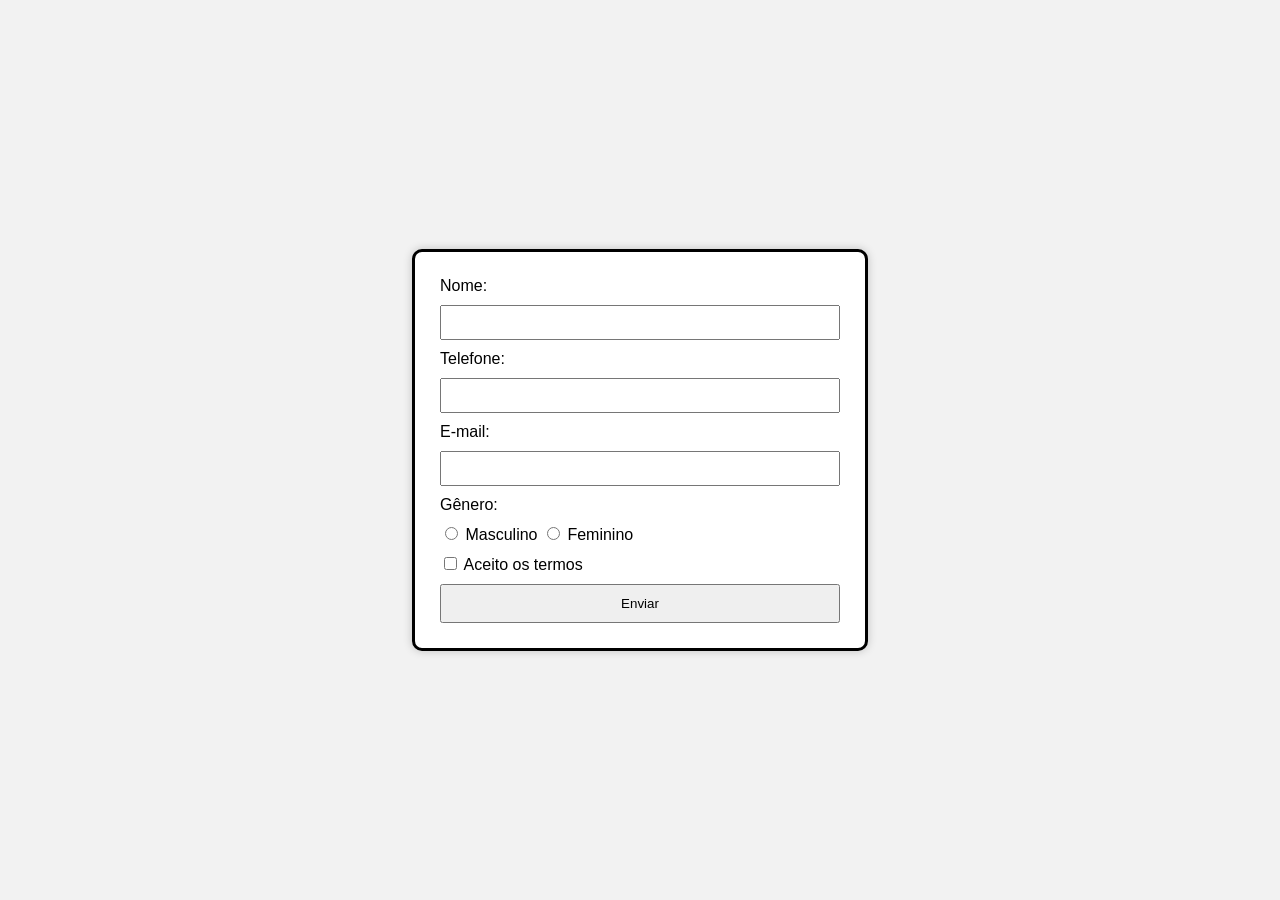
<file: form-cadastro-flexbox/index.html>
<!DOCTYPE html>
<html lang="pt-br">
<head>
    <meta charset="UTF-8">
    <meta name="viewport" content="width=device-width, initial-scale=1.0">
    <title>Formulário</title>
    <link rel="stylesheet" href="style.css">
</head>
<body>
<div id="caixa-formulario">
    <form id="formulario">
        <label for="nome">Nome:</label>
        <input type="text" id="nome" class="textuais">
        <label for="telefone">Telefone:</label>
        <input type="number" id="telefone" class="textuais">
        <label for="email">E-mail:</label>
        <input type="email" id="email" class="textuais">
        <label>Gênero:</label>
        <div>
            <input type="radio" name="genero" id="masculino">
            <label for="masculino">Masculino</label>
            <input type="radio" name="genero" id="feminino">
            <label for="feminino">Feminino</label>
        </div>
        <div>
            <input type="checkbox" id="termos">
            <label for="termos">Aceito os termos</label>
        </div>
        <button type="submit">Enviar</button>
    </form>
</div>
<script src="script.js"></script>
</body>
</html>
</file>
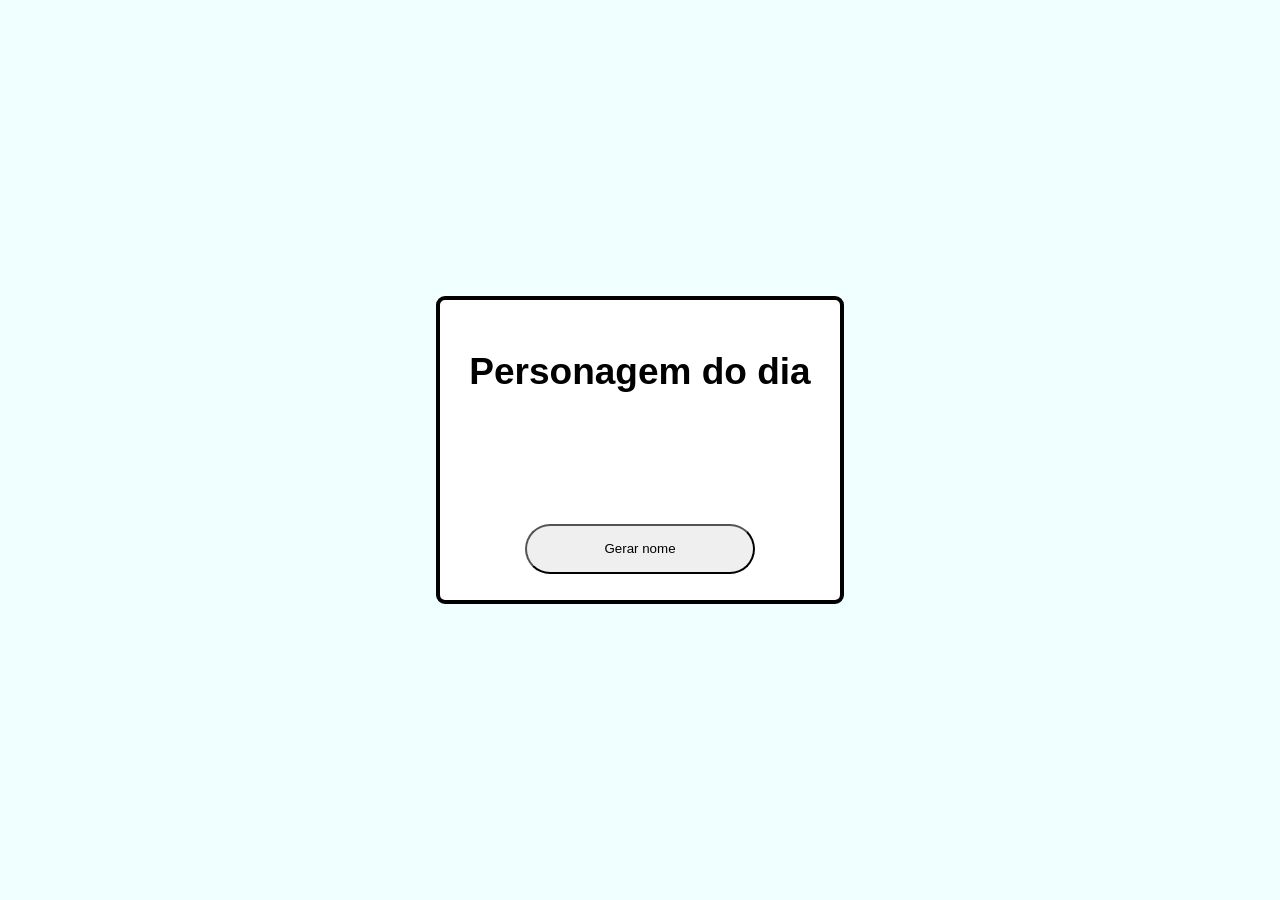
<file: gerador-de-personagem/index.html>
<!DOCTYPE html>
<html lang="pt-br">
<head>
    <meta charset="UTF-8">
    <meta name="viewport" content="width=device-width, initial-scale=1.0">
    <title>Gerador de Personagem</title>
    <link rel="stylesheet" href="style.css">
    <script defer src="script.js"></script>
</head>
<body>
    <div class="container">
        <div class="title">
            <h1>Personagem do dia</h1>
        </div>
        <div class="message">
            <span id="character-name"></span>
            <span id="game-name"></span>
        </div>
        <div class="button">
            <button id="button-generate">Gerar nome</button>
        </div>
    </div>
</body>
</html>
</file>
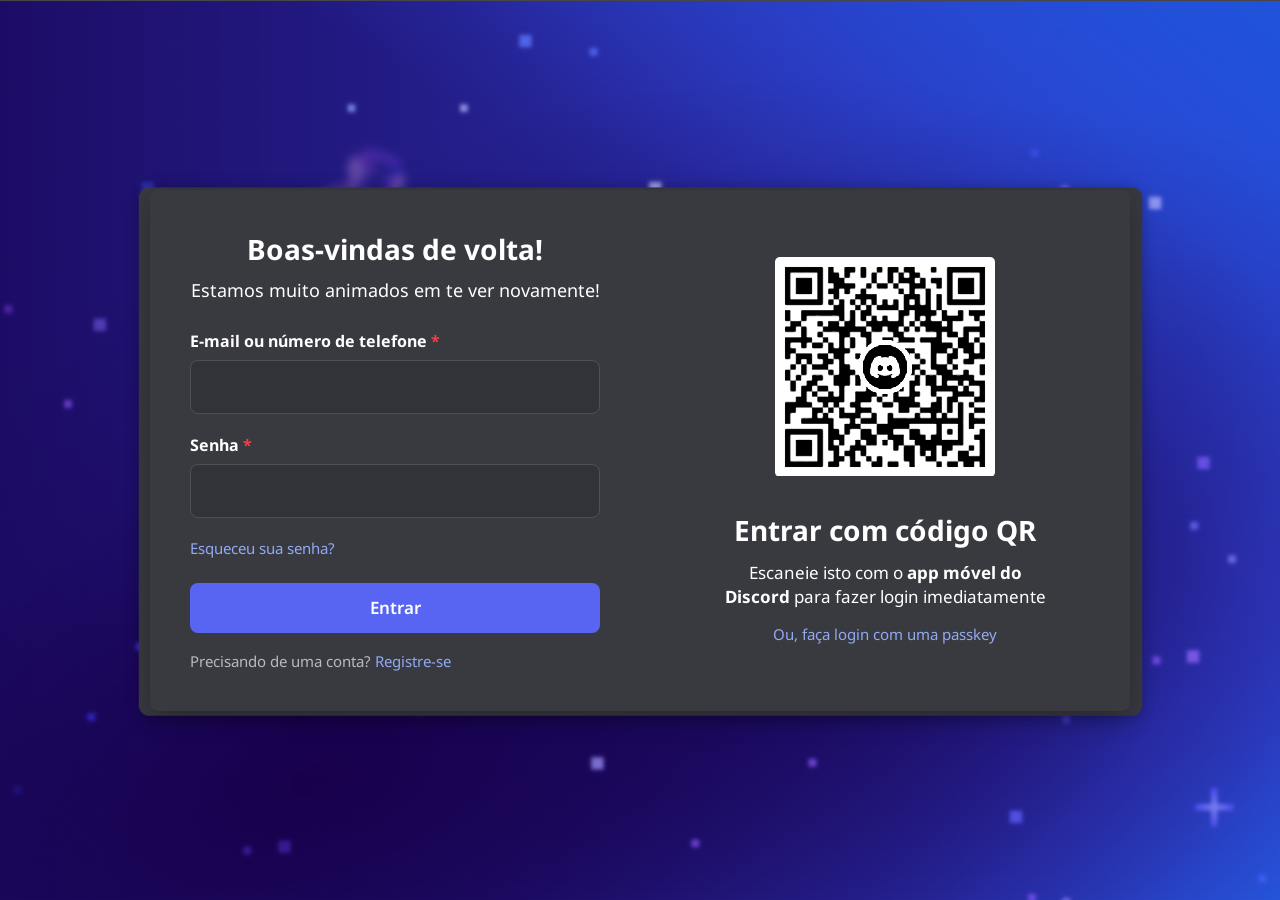
<file: pagina-clone-discord/index.html>
<!DOCTYPE html>
<html lang="pt-br">
<head>
    <meta charset="UTF-8">
    <meta name="viewport" content="width=device-width, initial-scale=1.0">
    <title>Discord</title>
    <link rel="preconnect" href="https://fonts.googleapis.com">
    <link rel="preconnect" href="https://fonts.gstatic.com" crossorigin>
    <link href="https://fonts.googleapis.com/css2?family=Noto+Sans:wght@400;600;700&display=swap" rel="stylesheet">
    <link rel="stylesheet" href="style.css">
</head>
<body>
    <main class="pagina">
        <section class="login-container">
            <div class="login">
                <h1>Boas-vindas de volta!</h1>
                <p class="subtitulo">Estamos muito animados em te ver novamente!</p>
                <form>
                    <label for="email">E-mail ou número de telefone</label>
                    <input type="text" id="email" name="email" required>
                    <label for="senha">Senha</label>
                    <input type="password" id="senha" name="senha" required>
                    <a href="#" class="link">Esqueceu sua senha?</a>
                    <button type="submit">Entrar</button>
                </form>
                <p class="criar-conta">
                    Precisando de uma conta?
                    <a href="#" class="link">Registre-se</a>
                </p>
            </div>
            <div class="qr-login">
                <img src="imagens/qrcode-discord.png" alt="QR Code do Discord" class="qrcode">
                <h2>Entrar com código QR</h2>
                <p>
                    Escaneie isto com o
                    <strong>app móvel do Discord</strong>
                    para fazer login imediatamente
                </p>
                <a href="#" class="link">Ou, faça login com uma passkey</a>
            </div>
        </section>
    </main>
</body>
</html>
</file>
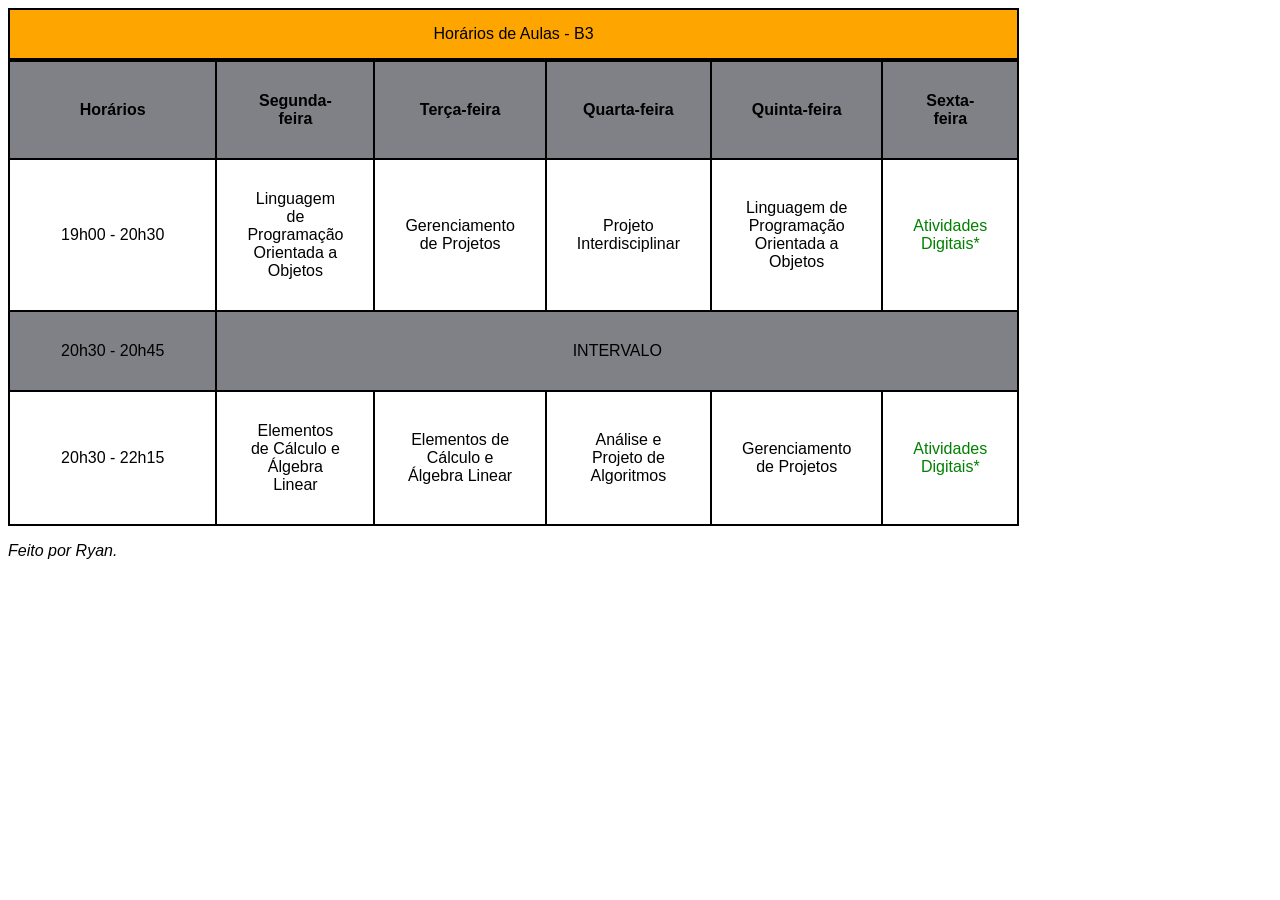
<file: tabela-horarios-faculdade/index.html>
<!DOCTYPE html>
<html lang="pt-br">
<head>
    <meta charset="UTF-8">
    <meta name="viewport" content="width=device-width, initial-scale=1.0">
    <title>Tabela de Aulas e Estudos</title>
    <link rel="stylesheet" href="style.css">
</head>
<body>
    <table>
        <caption>Horários de Aulas - B3</caption>
        <thead>
            <tr>
                <th class="informacoes">Horários</th>
                <th class="informacoes">Segunda-feira</th>
                <th class="informacoes">Terça-feira</th>
                <th class="informacoes">Quarta-feira</th>
                <th class="informacoes">Quinta-feira</th>
                <th class="informacoes">Sexta-feira</th>
            </tr>
        </thead>
        <tbody>
            <tr>
                <td class="horario">19h00 - 20h30</td>
                <td>Linguagem de Programação Orientada a Objetos</td>
                <td>Gerenciamento de Projetos</td>
                <td>Projeto Interdisciplinar</td>
                <td>Linguagem de Programação Orientada a Objetos</td>
                <td class="atv-digital">Atividades Digitais*</td>
            </tr>
            <tr>
                <td class ="horario-intervalo">20h30 - 20h45</td>
                <td colspan="5" class="intervalo">INTERVALO</td>
            </tr>
            <tr>
                <td class="horario">20h30 - 22h15</td>
                <td>Elementos de Cálculo e Álgebra Linear</td>
                <td>Elementos de Cálculo e Álgebra Linear</td>
                <td>Análise e Projeto de Algoritmos</td>
                <td>Gerenciamento de Projetos</td>
                <td class="atv-digital">Atividades Digitais*</td>
            </tr>
        </tbody>
    </table>
    <p>Feito por Ryan.</p>
</body>
</html>
</file>
<file: form-cadastro-flexbox/style.css>
body {
    margin: 0;
    background-color: #f2f2f2;
    display: flex;
    justify-content: center;
    align-items: center;
    height: 100vh;
    font-family: Arial;
}
#caixa-formulario {
    width: 400px;
    padding: 25px;
    background-color: white;
    border: 3px solid black;
    border-radius: 10px;
    box-shadow: 0 0 10px rgba(0,0,0,0.2);
}
form {
    display: flex;
    flex-direction: column;
    gap: 10px;
}
.textuais {
    padding: 8px;
}
button {
    padding: 10px;
    cursor: pointer;
}
</file>
<file: gerador-de-personagem/style.css>
body {
    box-sizing: border-box;
    margin: 0;
    min-height: 100vh;

    display: flex;
    justify-content: center;
    align-items: center;

    font-family: Arial;
    background-color: azure;
}

.container {
    background-color: white;
    border: 4px solid black;
    border-radius: 9px;

    width: 400px;
    height: 300px;

    display: flex;
    flex-direction: column;
    justify-content: space-around;
    align-items: center;
}

.message {
    display: flex;
    flex-direction: column;
    justify-content: center;
    align-items: center;

}

.title h1 {
    font-size: 37px;
}

#button-generate {
    width: 230px;
    height: 50px;

    border-radius: 50px;
    
    cursor: pointer;
}

span {
    font-size: 23px;
}

#game-name {
    font-style: italic;
}
</file>
<file: pagina-clone-discord/style.css>
* {
    box-sizing: border-box;
    margin: 0;
    padding: 0;
    font-family: "Noto Sans", Arial, sans-serif;
}

body {
    min-height: 100vh;
    background-image: url("imagens/tela-de-fundo.png");
    background-size: cover;
    background-position: center;
    display: flex;
    justify-content: center;
    align-items: center;
}

.pagina {
    width: 100%;
    display: flex;
    justify-content: center;
    align-items: center;
}

.login-container {
    width: 980px;
    min-height: 515px;
    display: flex;
    border-radius: 8px;
    background-color: #393a40;
    color: white;
    box-shadow: 0 8px 25px rgba(0, 0, 0, 0.3);
}

.login,
.qr-login {
    width: 50%;
    padding: 40px;
}

.login {
    display: flex;
    flex-direction: column;
}

.login h1 {
    text-align: center;
    font-size: 28px;
    margin-bottom: 10px;
}

.subtitulo {
    text-align: center;
    font-size: 18px;
    margin-bottom: 28px;
}

form {
    display: flex;
    flex-direction: column;
}

form label {
    font-size: 16px;
    font-weight: 700;
    margin-bottom: 8px;
}

form label::after {
    content: " *";
    color: #ed4245;
}

form input {
    width: 100%;
    height: 54px;
    margin-bottom: 20px;
    padding: 12px;
    border: 1px solid #4f5057;
    border-radius: 8px;
    background-color: #313338;
    color: white;
    font-size: 16px;
    outline: none;
}

form input:focus {
    border-color: #00a8fc;
}

.link {
    color: #91aaf2;
    font-size: 15px;
    text-decoration: none;
    cursor: pointer;
}

.link:hover {
    text-decoration: underline;
}

button {
    width: 100%;
    height: 50px;
    margin-top: 25px;
    border: none;
    border-radius: 8px;
    background-color: #5865f2;
    color: white;
    font-size: 17px;
    font-weight: 600;
    cursor: pointer;
}

button:hover {
    background-color: #4752c4;
}

.criar-conta {
    margin-top: 18px;
    font-size: 15px;
    color: #b5bac1;
}

.qr-login {
    display: flex;
    flex-direction: column;
    justify-content: center;
    align-items: center;
    text-align: center;
}

.qrcode {
    width: 220px;
    margin-bottom: 35px;
}

.qr-login h2 {
    font-size: 28px;
    margin-bottom: 12px;
}

.qr-login p {
    max-width: 330px;
    font-size: 17px;
    line-height: 1.4;
    margin-bottom: 15px;
}
</file>
<file: tabela-horarios-faculdade/style.css>
body {
    font-family: Arial;
}
table {
    border-collapse: collapse;
    width: 80%;
}
th, td {
    border: 2px solid black;
    text-align: center;
    padding: 30px;
}
#curso, .horario, .horario-intervalo {
    width: 160px;
    white-space: nowrap;
}
.intervalo, .informacoes, .horario-intervalo {
    background-color: #7F8187;
}
.atv-digital {
    color: green;
}
caption {
    border: 2px solid black;
    text-align: center;
    padding: 15px;
    background-color:orange;
}
p {
    font-style: italic;
}
</file>
